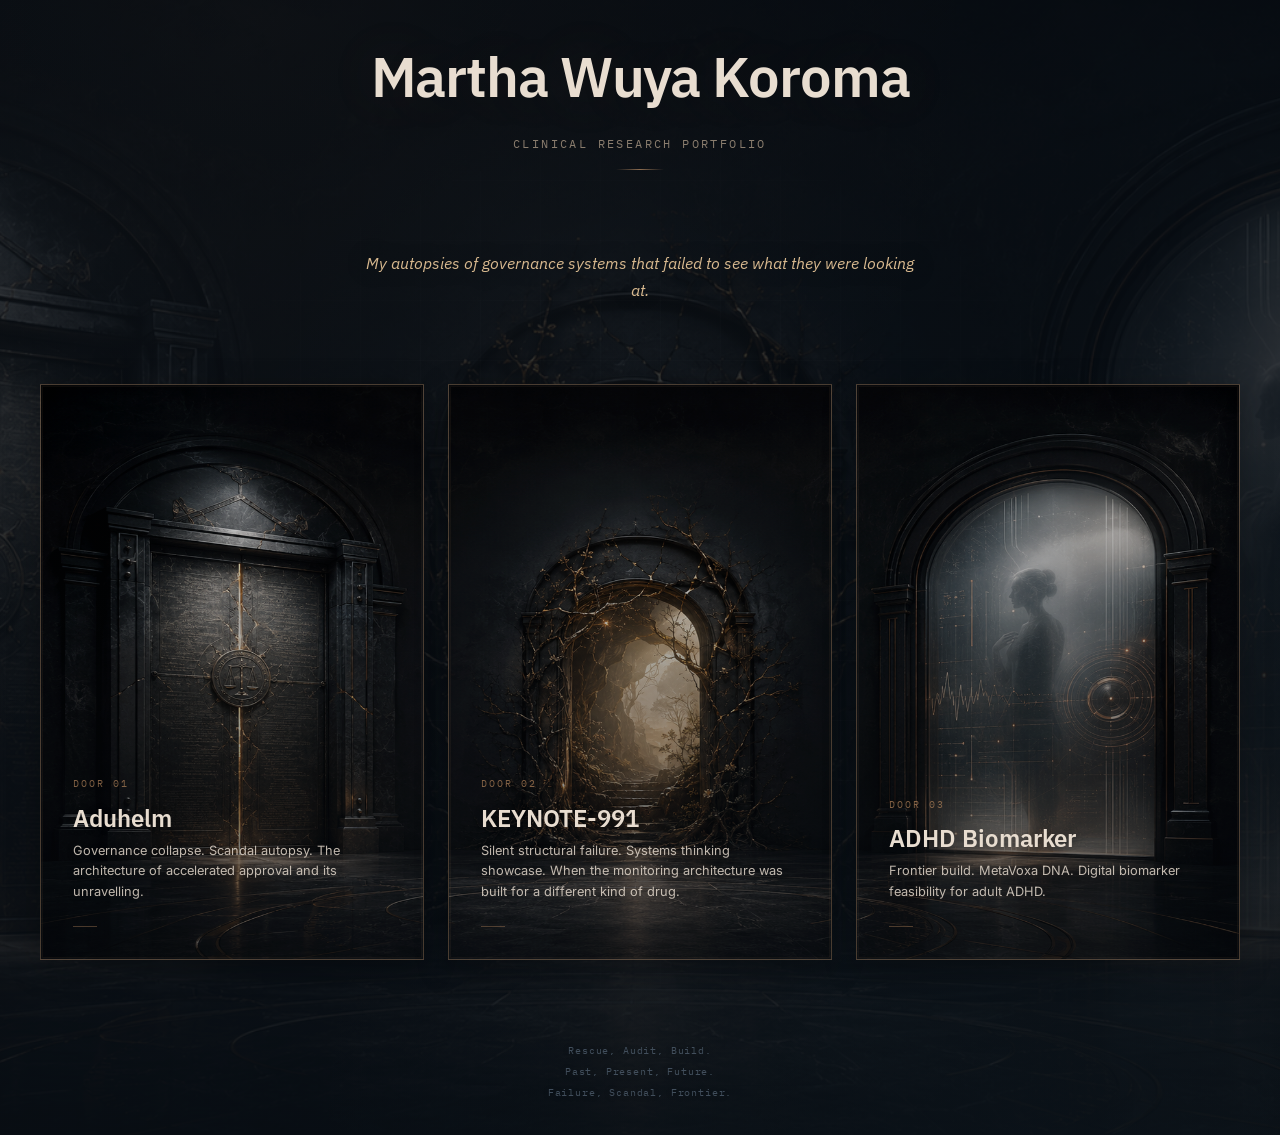
<file: index.html>
<!DOCTYPE html>
<html lang="en" class="no-js">
<head>
  <meta charset="UTF-8" />
  <meta name="viewport" content="width=device-width, initial-scale=1.0" />
  <meta name="description" content="CRA Portfolio: governance autopsies of discontinued oncology trials, with rebuilt monitoring architecture." />
  <title>Martha Wuya Koroma — Clinical Research Portfolio</title>

  <link rel="preconnect" href="https://fonts.googleapis.com" />
  <link rel="preconnect" href="https://fonts.gstatic.com" crossorigin />
  <link href="https://fonts.googleapis.com/css2?family=Inter:wght@300;400;500;600;700&family=IBM+Plex+Sans:ital,wght@0,300;0,400;0,500;0,600;0,700;1,400&family=IBM+Plex+Mono:wght@400;500&display=swap" rel="stylesheet" />

  <style>
    :root {
      --hero-image: url("./metavoxa-3doors-hero.png");

      --bg-deep: #0d1520;
      --bg-surface: #111820;

      --text-cream: #e8ddd0;
      --text-muted: #8a7d6e;
      --text-warm: #d8b98f;
      --text-slate: #5a6b7c;

      --amber-intense: #c4956a;
      --amber-border: rgba(196, 149, 106, 0.35);
      --amber-border-strong: rgba(216, 185, 143, 0.58);
      --amber-glow: rgba(196, 149, 106, 0.16);
      --amber-glow-strong: rgba(196, 149, 106, 0.28);
      --amber-dim: #a97d56;

      --glass-dark: rgba(7, 12, 18, 0.52);
      --glass-deep: rgba(7, 12, 18, 0.82);

      --font-body: "Inter", sans-serif;
      --font-accent: "IBM Plex Sans", sans-serif;
      --font-mono: "IBM Plex Mono", monospace;

      --space-xs: 0.5rem;
      --space-sm: 0.75rem;
      --space-md: 1rem;
      --space-lg: 1.5rem;
      --space-xl: 2rem;
      --space-3xl: 5rem;

      --transition-fast: 150ms ease;
      --transition-base: 300ms ease;
      --transition-slow: 600ms ease;
    }

    * {
      box-sizing: border-box;
      margin: 0;
      padding: 0;
    }

    html {
      scroll-behavior: smooth;
      background: var(--bg-deep);
    }

    body {
      min-height: 100vh;
      font-family: var(--font-body);
      background: var(--bg-deep);
      color: var(--text-cream);
      overflow-x: hidden;
      line-height: 1.6;
    }

    a {
      color: inherit;
      text-decoration: none;
    }

    a:focus-visible {
      outline: 1px solid var(--amber-intense);
      outline-offset: 5px;
    }

    .lobby {
      min-height: 100vh;
      display: flex;
      flex-direction: column;
      justify-content: center;
      align-items: center;
      padding: var(--space-xl);
      position: relative;
      overflow: hidden;
      isolation: isolate;
      background:
        radial-gradient(ellipse at 20% 0%, rgba(196, 149, 106, 0.06) 0%, transparent 50%),
        radial-gradient(ellipse at 80% 100%, rgba(109, 179, 212, 0.05) 0%, transparent 50%),
        linear-gradient(180deg, rgba(8, 14, 20, 0.8) 0%, rgba(8, 14, 20, 0.96) 100%),
        var(--bg-deep);
    }

    .lobby::before {
      content: "";
      position: absolute;
      inset: 0;
      background:
        linear-gradient(180deg, rgba(7, 12, 18, 0.5) 0%, rgba(7, 12, 18, 0.84) 100%),
        var(--hero-image) center center / cover no-repeat;
      transform: scale(1.02);
      opacity: 0.46;
      z-index: 0;
      pointer-events: none;
      animation: breathe 10s ease-in-out infinite;
    }

    .lobby::after {
      content: "";
      position: absolute;
      inset: 0;
      background-image:
        linear-gradient(rgba(255,255,255,0.012) 1px, transparent 1px),
        linear-gradient(90deg, rgba(255,255,255,0.012) 1px, transparent 1px);
      background-size: 60px 60px;
      mask-image: radial-gradient(ellipse at center, black 30%, transparent 75%);
      z-index: 1;
      pointer-events: none;
    }

    @keyframes breathe {
      0%, 100% {
        opacity: 0.4;
        transform: scale(1.02);
      }

      50% {
        opacity: 0.52;
        transform: scale(1.035);
      }
    }

    .lobby-header {
      text-align: center;
      margin-bottom: var(--space-3xl);
      position: relative;
      z-index: 2;
      animation: fadeInDown 1.2s ease forwards;
    }

    .lobby-header h1 {
      font-family: var(--font-accent);
      font-size: clamp(2rem, 5vw, 3.5rem);
      font-weight: 600;
      color: var(--text-cream);
      letter-spacing: -0.02em;
      margin-bottom: var(--space-sm);
      text-shadow: 0 0 60px rgba(196, 149, 106, 0.12);
    }

    .lobby-header .subtitle {
      font-family: var(--font-mono);
      font-size: 0.75rem;
      color: var(--text-muted);
      letter-spacing: 0.2em;
      text-transform: uppercase;
      margin-bottom: var(--space-md);
    }

    .amber-line {
      width: 48px;
      height: 1px;
      background: linear-gradient(90deg, transparent, var(--amber-intense), transparent);
      margin: 0 auto;
      opacity: 0.7;
    }

    .concept-statement {
      font-family: var(--font-accent);
      font-size: clamp(0.85rem, 1.8vw, 1rem);
      font-style: italic;
      color: var(--text-warm);
      text-align: center;
      max-width: 560px;
      margin: 0 auto var(--space-3xl);
      line-height: 1.7;
      position: relative;
      z-index: 2;
      animation: fadeIn 1.4s ease 0.3s both;
      opacity: 0.86;
      text-shadow: 0 0 25px rgba(0,0,0,0.35);
    }

    .doors-container {
      display: grid;
      grid-template-columns: repeat(3, 1fr);
      gap: var(--space-lg);
      max-width: 1200px;
      width: 100%;
      position: relative;
      z-index: 2;
    }

    .door-threshold {
      --mouse-x: 50%;
      --mouse-y: 50%;

      position: relative;
      aspect-ratio: 2 / 3;
      border: 1px solid var(--amber-border);
      display: flex;
      flex-direction: column;
      justify-content: flex-end;
      padding: var(--space-xl);
      cursor: pointer;
      overflow: hidden;
      text-decoration: none;
      opacity: 0;
      transform: translateY(24px);
      background:
        linear-gradient(180deg, rgba(255,255,255,0.03) 0%, rgba(7, 12, 18, 0.26) 30%, rgba(7, 12, 18, 0.82) 100%);
      box-shadow:
        inset 0 1px 0 rgba(255,255,255,0.03),
        0 8px 30px rgba(0, 0, 0, 0.26);
      isolation: isolate;
      transition:
        opacity 800ms ease,
        transform 800ms ease,
        border-color var(--transition-base),
        box-shadow var(--transition-base),
        filter var(--transition-base);
      will-change: transform;
    }

    .door-threshold.is-visible {
      opacity: 1;
      transform: translateY(0);
    }

    .door-threshold::before {
      content: "";
      position: absolute;
      inset: 0;
      background:
        radial-gradient(
          circle at var(--mouse-x) var(--mouse-y),
          rgba(216, 185, 143, 0.16),
          transparent 27%
        ),
        linear-gradient(180deg, rgba(255,255,255,0.03) 0%, transparent 35%, rgba(196, 149, 106, 0.08) 100%);
      opacity: 0;
      z-index: 1;
      pointer-events: none;
      transition: opacity var(--transition-base);
    }

    .door-threshold::after {
      content: "";
      position: absolute;
      inset: 0;
      border: 1px solid rgba(255,255,255,0.02);
      box-shadow: inset 0 0 0 1px rgba(196,149,106,0.06);
      z-index: 5;
      pointer-events: none;
    }

    .door-visual {
      position: absolute;
      inset: 0;
      z-index: 0;
      pointer-events: none;
      overflow: hidden;
      background-repeat: no-repeat;
      background-size: 300% 100%;
      filter: saturate(0.92) brightness(0.9);
      transform: scale(1);
      transition:
        transform 900ms ease,
        filter 600ms ease,
        opacity 600ms ease;
    }

    .door-visual::after {
      content: "";
      position: absolute;
      inset: -20%;
      background:
        linear-gradient(
          115deg,
          transparent 0%,
          transparent 38%,
          rgba(232, 221, 208, 0.08) 48%,
          rgba(196, 149, 106, 0.14) 50%,
          transparent 61%,
          transparent 100%
        );
      transform: translateX(-70%) rotate(0.001deg);
      opacity: 0;
      transition:
        transform 900ms ease,
        opacity 350ms ease;
      mix-blend-mode: screen;
    }

    .door-threshold[data-door="1"] .door-visual {
      background-image:
        linear-gradient(180deg, rgba(7,12,18,0.08) 0%, rgba(7,12,18,0.14) 30%, rgba(7,12,18,0.58) 100%),
        var(--hero-image);
      background-position: left center;
    }

    .door-threshold[data-door="2"] .door-visual {
      background-image:
        linear-gradient(180deg, rgba(7,12,18,0.04) 0%, rgba(7,12,18,0.18) 35%, rgba(7,12,18,0.58) 100%),
        var(--hero-image);
      background-position: center center;
    }

    .door-threshold[data-door="3"] .door-visual {
      background-image:
        linear-gradient(180deg, rgba(7,12,18,0.06) 0%, rgba(7,12,18,0.2) 35%, rgba(7,12,18,0.58) 100%),
        var(--hero-image);
      background-position: right center;
    }

    .door-copy {
      position: relative;
      z-index: 3;
      transform: translateY(0);
      transition: transform var(--transition-base);
    }

    .door-number {
      font-family: var(--font-mono);
      font-size: 0.65rem;
      color: var(--amber-dim);
      letter-spacing: 0.2em;
      text-transform: uppercase;
      margin-bottom: var(--space-sm);
      opacity: 0.75;
      position: relative;
      z-index: 2;
      transition:
        color var(--transition-base),
        opacity var(--transition-base);
    }

    .door-title {
      font-family: var(--font-accent);
      font-size: clamp(1.1rem, 2.2vw, 1.5rem);
      font-weight: 600;
      color: var(--text-cream);
      margin-bottom: var(--space-xs);
      line-height: 1.2;
      position: relative;
      z-index: 2;
      text-shadow: 0 1px 10px rgba(0,0,0,0.24);
      transition:
        color var(--transition-base),
        text-shadow var(--transition-base);
    }

    .door-subtitle {
      font-size: 0.8rem;
      color: var(--text-cream);
      line-height: 1.6;
      margin-bottom: var(--space-lg);
      position: relative;
      z-index: 2;
      opacity: 0.82;
      max-width: 95%;
      text-shadow: 0 1px 14px rgba(0,0,0,0.28);
      transition: opacity var(--transition-base);
    }

    .door-indicator {
      width: 24px;
      height: 1px;
      background: var(--amber-dim);
      opacity: 0.42;
      position: relative;
      z-index: 2;
      transition:
        width var(--transition-base),
        opacity var(--transition-base),
        background var(--transition-base),
        box-shadow var(--transition-base);
    }

    .door-threshold[data-status="active"] {
      border-color: rgba(196, 149, 106, 0.35);
    }

    .doors-container:hover .door-threshold.is-visible {
      filter: brightness(0.82) saturate(0.92);
    }

    .doors-container:hover .door-threshold.is-visible:hover {
      filter: brightness(1) saturate(1);
    }

    .door-threshold:hover,
    .door-threshold:focus-visible {
      transform: translateY(-8px);
      border-color: var(--amber-border-strong);
      box-shadow:
        inset 0 1px 0 rgba(255,255,255,0.06),
        0 18px 60px rgba(0, 0, 0, 0.42),
        0 0 42px rgba(196, 149, 106, 0.09);
    }

    .door-threshold:hover::before,
    .door-threshold:focus-visible::before {
      opacity: 1;
    }

    .door-threshold:hover .door-visual,
    .door-threshold:focus-visible .door-visual {
      transform: scale(1.045);
      filter: saturate(1.03) brightness(0.98) contrast(1.04);
    }

    .door-threshold:hover .door-visual::after,
    .door-threshold:focus-visible .door-visual::after {
      opacity: 1;
      transform: translateX(70%) rotate(0.001deg);
    }

    .door-threshold:hover .door-copy,
    .door-threshold:focus-visible .door-copy {
      transform: translateY(-4px);
    }

    .door-threshold:hover .door-number,
    .door-threshold:focus-visible .door-number {
      color: var(--amber-intense);
      opacity: 1;
    }

    .door-threshold:hover .door-title,
    .door-threshold:focus-visible .door-title {
      color: #f1e4d4;
      text-shadow:
        0 1px 14px rgba(0,0,0,0.36),
        0 0 24px rgba(196,149,106,0.12);
    }

    .door-threshold:hover .door-subtitle,
    .door-threshold:focus-visible .door-subtitle {
      opacity: 0.95;
    }

    .door-threshold:hover .door-indicator,
    .door-threshold:focus-visible .door-indicator {
      width: 64px;
      opacity: 0.95;
      background: var(--amber-intense);
      box-shadow: 0 0 18px rgba(196, 149, 106, 0.28);
    }

    .door-threshold:active {
      transform: translateY(-4px) scale(0.995);
    }

    .lobby-footer {
      margin-top: var(--space-3xl);
      text-align: center;
      position: relative;
      z-index: 2;
      animation: fadeIn 1.8s ease 0.6s both;
    }

    .lobby-footer p {
      font-family: var(--font-mono);
      font-size: 0.65rem;
      color: var(--text-slate);
      letter-spacing: 0.08em;
      line-height: 2;
      opacity: 0.68;
      text-shadow: 0 1px 10px rgba(0,0,0,0.25);
    }

    .meta-link {
      color: var(--amber-dim);
      transition:
        color var(--transition-fast),
        text-shadow var(--transition-fast);
    }

    .meta-link:hover,
    .meta-link:focus-visible {
      color: var(--amber-intense);
      text-shadow: 0 0 12px rgba(196, 149, 106, 0.2);
    }

    @keyframes fadeIn {
      from { opacity: 0; }
      to { opacity: 1; }
    }

    @keyframes fadeInDown {
      from {
        opacity: 0;
        transform: translateY(-24px);
      }

      to {
        opacity: 1;
        transform: translateY(0);
      }
    }

    @media (max-width: 1100px) {
      .doors-container {
        gap: var(--space-md);
      }

      .door-threshold {
        padding: 1.5rem;
      }
    }

    @media (max-width: 768px) {
      html {
        scroll-behavior: auto;
      }

      .lobby {
        min-height: auto;
        padding: 1.5rem 1rem 3rem;
        justify-content: flex-start;
      }

      .lobby::before {
        background-position: center top;
        opacity: 0.28;
        animation: none;
      }

      .lobby-header {
        margin-bottom: 2rem;
      }

      .lobby-header h1 {
        font-size: clamp(1.85rem, 8vw, 2.45rem);
      }

      .lobby-header .subtitle {
        font-size: 0.68rem;
        letter-spacing: 0.18em;
      }

      .concept-statement {
        font-size: 0.9rem;
        margin-bottom: 2rem;
        max-width: 92%;
      }

      .doors-container {
        grid-template-columns: 1fr;
        max-width: 100%;
        gap: 1rem;
      }

      .doors-container:hover .door-threshold.is-visible {
        filter: none;
      }

      .door-threshold {
        aspect-ratio: 16 / 9;
        min-height: 220px;
        padding: 1.15rem;
        transform: translateY(18px);
      }

      .door-threshold.is-visible {
        transform: translateY(0);
      }

      .door-threshold:hover,
      .door-threshold:focus-visible {
        transform: translateY(0);
      }

      .door-threshold:hover .door-copy,
      .door-threshold:focus-visible .door-copy {
        transform: translateY(0);
      }

      .door-visual {
        background-size: 300% 100%;
      }

      .door-threshold:hover .door-visual,
      .door-threshold:focus-visible .door-visual {
        transform: scale(1.015);
      }

      .door-threshold[data-door="1"] .door-visual {
        background-position: left center;
      }

      .door-threshold[data-door="2"] .door-visual {
        background-position: center center;
      }

      .door-threshold[data-door="3"] .door-visual {
        background-position: right center;
      }

      .door-title {
        font-size: 1.2rem;
      }

      .door-number {
        font-size: 0.6rem;
        margin-bottom: 0.55rem;
      }

      .door-subtitle {
        font-size: 0.78rem;
        line-height: 1.5;
        max-width: 100%;
        margin-bottom: 1rem;
      }

      .lobby-footer {
        margin-top: 2rem;
      }
    }

    @media (max-width: 420px) {
      .door-threshold {
        min-height: 210px;
        padding: 1rem;
      }

      .door-title {
        font-size: 1.1rem;
      }

      .door-subtitle {
        font-size: 0.75rem;
      }
    }

    @media (prefers-reduced-motion: reduce) {
      *,
      *::before,
      *::after {
        animation-duration: 0.001ms !important;
        animation-iteration-count: 1 !important;
        scroll-behavior: auto !important;
        transition-duration: 0.001ms !important;
      }

      .lobby::before {
        animation: none;
      }

      .door-threshold,
      .door-threshold:hover,
      .door-threshold:focus-visible {
        transform: none;
      }
    }

    @media print {
      .lobby {
        min-height: auto;
        padding: 2rem;
      }

      .lobby::before,
      .lobby::after {
        display: none;
      }

      .doors-container {
        grid-template-columns: repeat(3, 1fr);
        gap: 1rem;
      }

      .door-threshold {
        border: 1px solid #444;
        page-break-inside: avoid;
        box-shadow: none;
        transform: none;
      }
    }
  </style>

  <base target="_blank" />
</head>

<body>
  <main class="lobby">
    <header class="lobby-header">
      <h1>Martha Wuya Koroma</h1>
      <p class="subtitle">Clinical Research Portfolio</p>
      <div class="amber-line"></div>
    </header>

    <p class="concept-statement">
      My autopsies of governance systems that failed to see what they were looking at.
    </p>

    <section class="doors-container" aria-label="Portfolio case doors">
      <a href="door-1.html" class="door-threshold" data-status="active" data-door="1" aria-label="Open Door 01: Aduhelm">
        <div class="door-visual" aria-hidden="true"></div>

        <div class="door-copy">
          <div class="door-number">Door 01</div>
          <h2 class="door-title">Aduhelm</h2>
          <p class="door-subtitle">
            Governance collapse. Scandal autopsy. The architecture of accelerated approval and its unravelling.
          </p>
          <div class="door-indicator"></div>
        </div>
      </a>

      <a href="door-2.html" class="door-threshold" data-status="active" data-door="2" aria-label="Open Door 02: KEYNOTE-991">
        <div class="door-visual" aria-hidden="true"></div>

        <div class="door-copy">
          <div class="door-number">Door 02</div>
          <h2 class="door-title">KEYNOTE-991</h2>
          <p class="door-subtitle">
            Silent structural failure. Systems thinking showcase. When the monitoring architecture was built for a different kind of drug.
          </p>
          <div class="door-indicator"></div>
        </div>
      </a>

      <a href="door-3.html" class="door-threshold" data-status="active" data-door="3" aria-label="Open Door 03: ADHD Biomarker">
        <div class="door-visual" aria-hidden="true"></div>

        <div class="door-copy">
          <div class="door-number">Door 03</div>
          <h2 class="door-title">ADHD Biomarker</h2>
          <p class="door-subtitle">
            Frontier build. MetaVoxa DNA. Digital biomarker feasibility for adult ADHD.
          </p>
          <div class="door-indicator"></div>
        </div>
      </a>
    </section>

    <footer class="lobby-footer">
      <p>
        Rescue, Audit, Build.<br />
        Past, Present, Future.<br />
        Failure, Scandal, Frontier.<br />
      </p>
    </footer>
  </main>

  <script>
    document.documentElement.classList.remove("no-js");

    function initLobbyDoors() {
      const doors = document.querySelectorAll(".door-threshold");

      doors.forEach((door, index) => {
        setTimeout(() => {
          door.classList.add("is-visible");
        }, 300 + index * 200);
      });
    }

    function initDoorInspectionLight() {
      const doors = document.querySelectorAll(".door-threshold");

      doors.forEach((door) => {
        door.addEventListener("pointermove", (event) => {
          const rect = door.getBoundingClientRect();
          const x = ((event.clientX - rect.left) / rect.width) * 100;
          const y = ((event.clientY - rect.top) / rect.height) * 100;

          door.style.setProperty("--mouse-x", `${x}%`);
          door.style.setProperty("--mouse-y", `${y}%`);
        });

        door.addEventListener("pointerleave", () => {
          door.style.setProperty("--mouse-x", "50%");
          door.style.setProperty("--mouse-y", "50%");
        });
      });
    }

    document.addEventListener("DOMContentLoaded", () => {
      initLobbyDoors();
      initDoorInspectionLight();
    });
  </script>
</body>
</html>
</file>
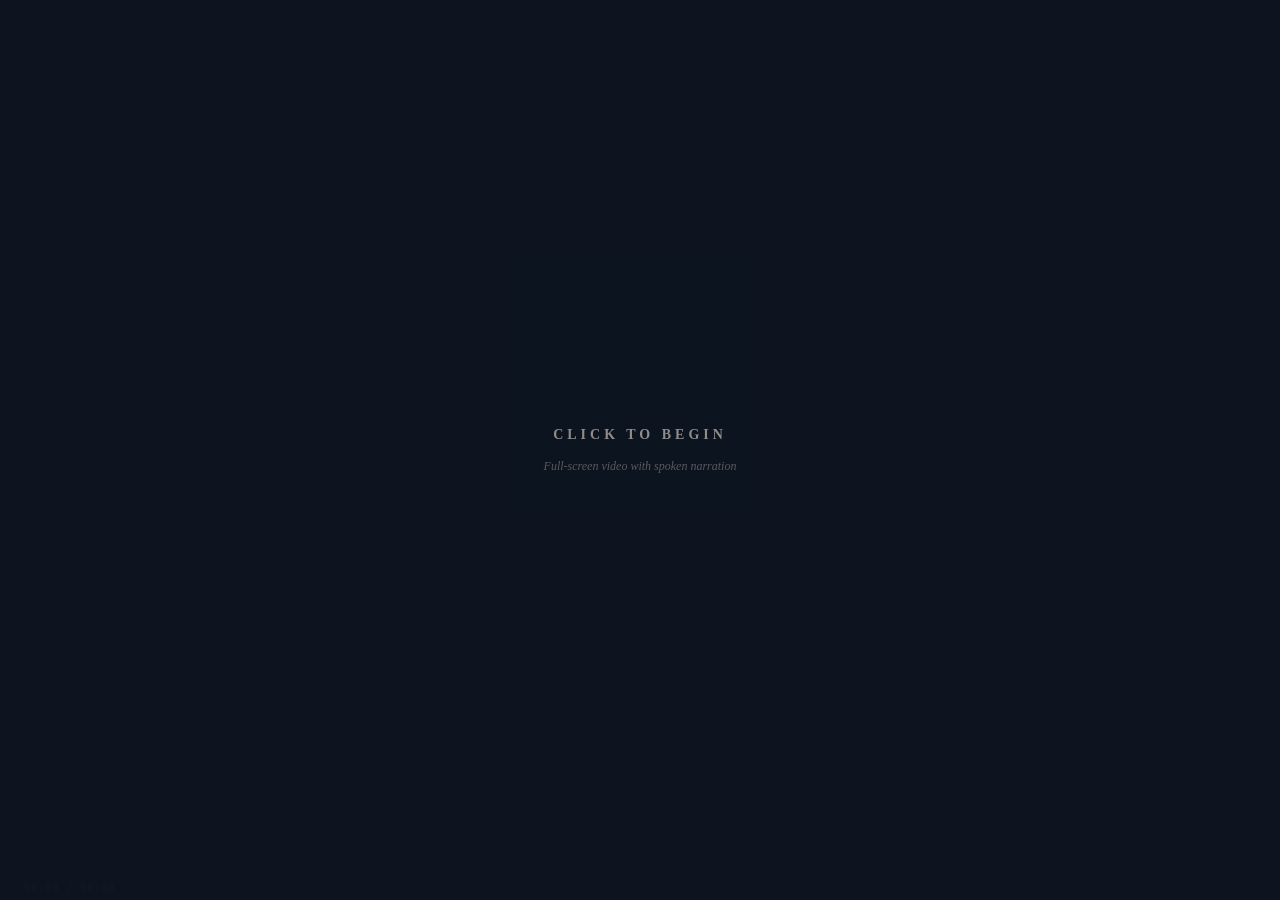
<file: door-1.html>
<!DOCTYPE html>
<html lang="en">
<head>
  <meta charset="UTF-8">
  <meta name="viewport" content="width=device-width, initial-scale=1.0">
  <title>MetaVoxa CRA Portfolio — Door 1: ADUHELM</title>
  <style>
    * { margin: 0; padding: 0; box-sizing: border-box; }
    
    body {
      background: #0d1520;
      color: #e8ddd0;
      font-family: 'Georgia', serif;
      width: 100vw;
      height: 100vh;
      overflow: hidden;
    }

    /* Full-screen video container */
    #video-stage {
      position: fixed;
      top: 0;
      left: 0;
      width: 100vw;
      height: 100vh;
      z-index: 1;
    }

    #video-stage iframe {
      width: 100%;
      height: 100%;
      border: none;
    }

    /* UI overlay — minimal, non-intrusive */
    #ui-layer {
      position: fixed;
      top: 0;
      left: 0;
      width: 100vw;
      height: 100vh;
      z-index: 10;
      pointer-events: none;
      display: flex;
      flex-direction: column;
      justify-content: space-between;
      padding: 24px;
    }

    /* Top: Door identity */
    .door-header {
      opacity: 0;
      transition: opacity 1s ease;
    }
    .door-header.visible {
      opacity: 1;
    }
    .door-header h1 {
      font-size: 11px;
      letter-spacing: 8px;
      text-transform: uppercase;
      color: rgba(232,221,208,0.4);
      font-weight: 400;
    }
    .door-header h2 {
      font-size: 28px;
      font-weight: 400;
      color: #e8ddd0;
      letter-spacing: 4px;
      margin-top: 8px;
    }

    /* Bottom: PDF access + navigation */
    .door-footer {
      display: flex;
      justify-content: space-between;
      align-items: flex-end;
      opacity: 0;
      transition: opacity 1s ease;
    }
    .door-footer.visible {
      opacity: 1;
    }

    .pdf-access {
      pointer-events: auto;
    }
    .pdf-access a {
      color: rgba(232,221,208,0.35);
      text-decoration: none;
      font-size: 10px;
      letter-spacing: 1.5px;
      text-transform: uppercase;
      transition: color 0.6s ease;
    }
    .pdf-access a:hover {
      color: #e8ddd0;
    }

    .door-nav {
      display: flex;
      gap: 20px;
      pointer-events: auto;
    }
    .door-nav a {
      color: rgba(232,221,208,0.35);
      text-decoration: none;
      font-size: 10px;
      letter-spacing: 1.5px;
      text-transform: uppercase;
      transition: color 0.6s ease;
    }
    .door-nav a:hover {
      color: #e8ddd0;
    }

    /* Progress bar */
    #progress-bar {
      position: fixed;
      bottom: 0;
      left: 0;
      height: 2px;
      background: #b87b4f;
      width: 0%;
      transition: width 0.1s linear;
      z-index: 20;
    }

    /* Timer */
    #timer {
      position: fixed;
      bottom: 6px;
      left: 24px;
      font-size: 10px;
      letter-spacing: 1px;
      color: rgba(232,221,208,0.2);
      font-family: 'Courier New', monospace;
      z-index: 20;
    }

    /* Click to start overlay */
    #start-overlay {
      position: fixed;
      inset: 0;
      background: rgba(13,21,32,0.85);
      display: flex;
      flex-direction: column;
      justify-content: center;
      align-items: center;
      z-index: 100;
      cursor: pointer;
      transition: opacity 0.8s ease;
    }
    #start-overlay.hidden {
      opacity: 0;
      pointer-events: none;
    }
    #start-overlay h2 {
      font-size: 14px;
      letter-spacing: 4px;
      text-transform: uppercase;
      color: rgba(232,221,208,0.6);
      margin-bottom: 16px;
    }
    #start-overlay p {
      font-size: 12px;
      color: rgba(232,221,208,0.35);
      font-style: italic;
    }
  </style>
</head>
<body>

  <!-- Video Stage -->
  <div id="video-stage">
    <iframe 
      src="https://player.vimeo.com/video/1200536217?title=0&byline=0&portrait=0&badge=0&autopause=0&player_id=0&app_id=58479&autoplay=0&muted=1&background=1" 
      allow="autoplay; fullscreen; picture-in-picture" 
      referrerpolicy="strict-origin-when-cross-origin">
    </iframe>
  </div>

  <!-- UI Layer -->
  <div id="ui-layer">
    <div class="door-header" id="door-header">
      <h1>Door 01</h1>
      <h2>ADUHELM</h2>
    </div>

    <div class="door-footer" id="door-footer">
      <div class="pdf-access">
        <a href="assets/door-1/ADUHELM-CRA-Portfolio.pdf" target="_blank">View Protocol PDF</a>
      </div>
      <div class="door-nav">
        <a href="door-2.html">Next Door →</a>
      </div>
    </div>
  </div>

  <!-- Progress & Timer -->
  <div id="progress-bar"></div>
  <div id="timer">00:00 / 03:30</div>

  <!-- Start Overlay -->
  <div id="start-overlay" onclick="startPresentation()">
    <h2>Click to Begin</h2>
    <p>Full-screen video with spoken narration</p>
  </div>

  <script>
    const TOTAL_DURATION = 210; // 3:30 for Door 3, adjust per door
    let elapsed = 0;
    let isPlaying = false;
    let animationId;

    const iframe = document.querySelector('#video-stage iframe');
    const progressBar = document.getElementById('progress-bar');
    const timer = document.getElementById('timer');
    const doorHeader = document.getElementById('door-header');
    const doorFooter = document.getElementById('door-footer');
    const startOverlay = document.getElementById('start-overlay');

    function startPresentation() {
      startOverlay.classList.add('hidden');
      
      // Request fullscreen
      if (document.documentElement.requestFullscreen) {
        document.documentElement.requestFullscreen();
      }

      // Show UI elements
      setTimeout(() => {
        doorHeader.classList.add('visible');
        doorFooter.classList.add('visible');
      }, 500);

      // Start video
      // Vimeo autoplay via postMessage (requires Froogaloop or Vimeo API)
      // For simplicity, reload with autoplay=1
      iframe.src = iframe.src.replace('autoplay=0', 'autoplay=1');

      isPlaying = true;
      animate();
    }

    function animate() {
      if (!isPlaying) return;

      elapsed += 0.1; // Approximate, replace with actual video time
      if (elapsed > TOTAL_DURATION) {
        elapsed = TOTAL_DURATION;
        isPlaying = false;
      }

      // Update progress
      const pct = (elapsed / TOTAL_DURATION) * 100;
      progressBar.style.width = pct + '%';

      // Update timer
      const mins = Math.floor(elapsed / 60);
      const secs = Math.floor(elapsed % 60);
      timer.textContent = `${String(mins).padStart(2,'0')}:${String(secs).padStart(2,'0')} / 03:30`;

      // Fade out header after 10 seconds
      if (elapsed > 10) {
        doorHeader.classList.remove('visible');
      }

      animationId = requestAnimationFrame(animate);
    }

    // Keyboard controls
    document.addEventListener('keydown', (e) => {
      if (e.code === 'Space') {
        e.preventDefault();
        isPlaying = !isPlaying;
        if (isPlaying) animate();
      }
      if (e.code === 'ArrowRight') {
        // Skip forward 10s (not precise without video API)
        elapsed = Math.min(elapsed + 10, TOTAL_DURATION);
      }
      if (e.code === 'ArrowLeft') {
        elapsed = Math.max(elapsed - 10, 0);
      }
      if (e.code === 'KeyR') {
        elapsed = 0;
        isPlaying = false;
        iframe.src = iframe.src.replace('autoplay=1', 'autoplay=0');
        startOverlay.classList.remove('hidden');
        doorHeader.classList.remove('visible');
        doorFooter.classList.remove('visible');
        progressBar.style.width = '0%';
      }
    });

    // Exit fullscreen handler
    document.addEventListener('fullscreenchange', () => {
      if (!document.fullscreenElement) {
        // Optional: pause when exiting fullscreen
        isPlaying = false;
      }
    });
  </script>
</body>
</html>
</file>
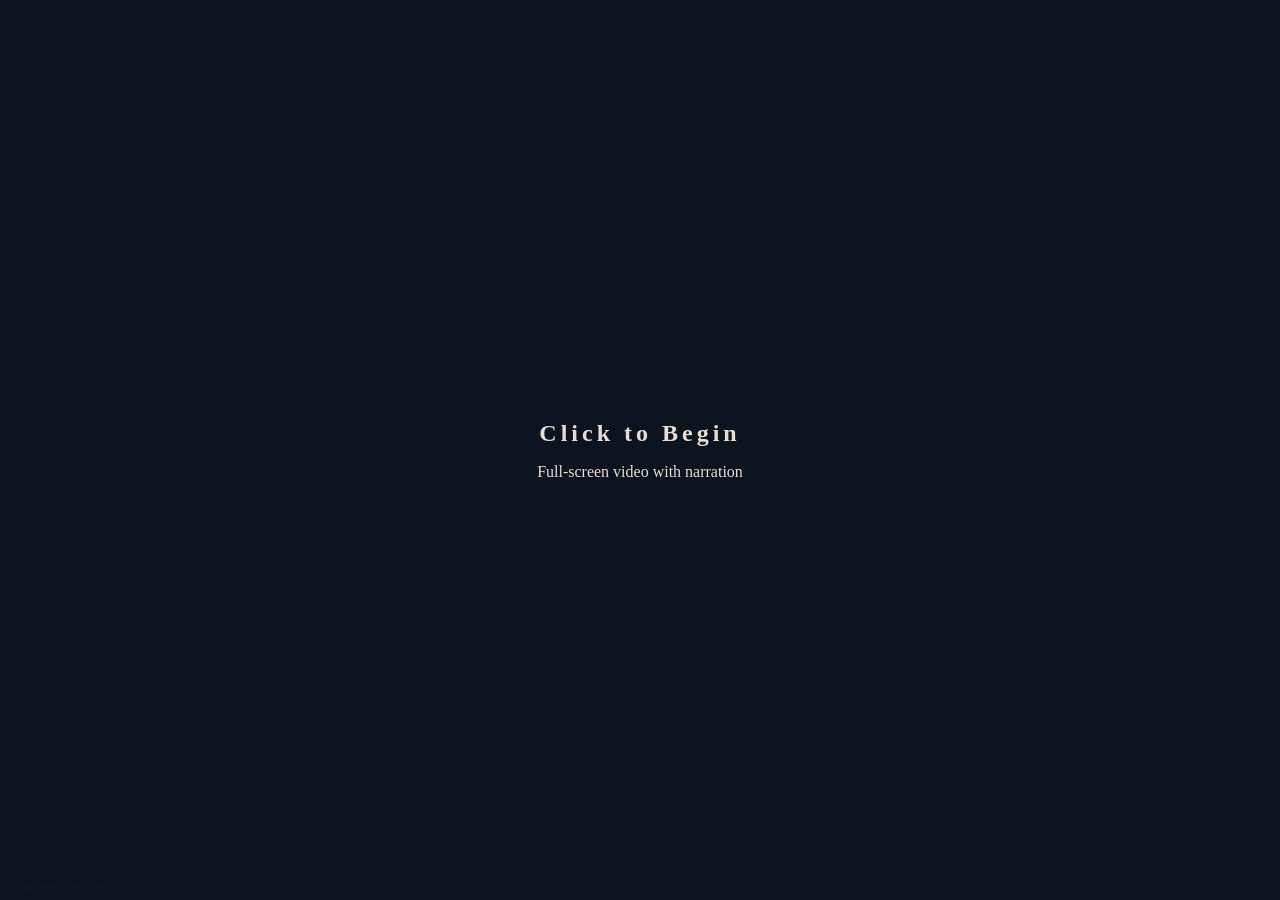
<file: door-2.html>
<!DOCTYPE html>
<html lang="en">
<head>
  <meta charset="UTF-8">
  <meta name="viewport" content="width=device-width, initial-scale=1.0">
  <title>MetaVoxa CRA Portfolio — Door 2: KEYNOTE-991</title>

  <style>
    * { margin: 0; padding: 0; box-sizing: border-box; }

    body {
      background: #0d1520;
      color: #e8ddd0;
      font-family: 'Georgia', serif;
      width: 100vw;
      height: 100vh;
      overflow: hidden;
    }

    #video-stage {
      position: fixed;
      inset: 0;
      z-index: 1;
    }

    #video-stage iframe {
      width: 100%;
      height: 100%;
      border: none;
    }

    #ui-layer {
      position: fixed;
      inset: 0;
      z-index: 10;
      pointer-events: none;
      display: flex;
      flex-direction: column;
      justify-content: space-between;
      padding: 24px;
    }

    .door-header,
    .door-footer {
      opacity: 0;
      transition: opacity 1s ease;
    }

    .visible {
      opacity: 1;
    }

    .door-header h1 {
      font-size: 11px;
      letter-spacing: 8px;
      text-transform: uppercase;
      color: rgba(232,221,208,0.4);
    }

    .door-header h2 {
      font-size: 28px;
      letter-spacing: 4px;
      margin-top: 8px;
    }

    .door-footer {
      display: flex;
      justify-content: space-between;
      align-items: flex-end;
    }

    .pdf-access,
    .door-nav {
      pointer-events: auto;
    }

    .pdf-access a,
    .door-nav a {
      color: rgba(232,221,208,0.35);
      text-decoration: none;
      font-size: 10px;
      letter-spacing: 1.5px;
      text-transform: uppercase;
      transition: color 0.6s ease;
    }

    .pdf-access a:hover,
    .door-nav a:hover {
      color: #e8ddd0;
    }

    #progress-bar {
      position: fixed;
      bottom: 0;
      left: 0;
      height: 2px;
      background: #b87b4f;
      width: 0%;
      z-index: 20;
    }

    #timer {
      position: fixed;
      bottom: 6px;
      left: 24px;
      font-size: 10px;
      color: rgba(232,221,208,0.2);
      font-family: monospace;
      z-index: 20;
    }

    #start-overlay {
      position: fixed;
      inset: 0;
      background: rgba(13,21,32,0.85);
      display: flex;
      flex-direction: column;
      justify-content: center;
      align-items: center;
      z-index: 100;
      cursor: pointer;
      transition: opacity 0.8s ease;
    }

    #start-overlay.hidden {
      opacity: 0;
      pointer-events: none;
    }

    #start-overlay h2 {
      letter-spacing: 4px;
      margin-bottom: 16px;
    }
  </style>
</head>

<body>

  <!-- VIDEO -->
  <div id="video-stage">
    <iframe 
      id="vimeo-player"
      src="https://player.vimeo.com/video/1200536405?title=0&byline=0&portrait=0&autoplay=0&muted=1"
      allow="autoplay; fullscreen; picture-in-picture"
      allowfullscreen>
    </iframe>
  </div>

  <!-- UI -->
  <div id="ui-layer">
    <div class="door-header" id="door-header">
      <h1>Door 02</h1>
      <h2>KEYNOTE-991</h2>
    </div>

    <div class="door-footer" id="door-footer">
      <div class="pdf-access">
        <a href="assets/door-2/keynote-991-protocol.pdf" target="_blank">View Protocol PDF</a>
      </div>
      <div class="door-nav">
        <a href="door-3.html">Next Door →</a>
      </div>
    </div>
  </div>

  <div id="progress-bar"></div>
  <div id="timer">00:00 / 03:30</div>

  <!-- START OVERLAY -->
  <div id="start-overlay" onclick="startPresentation()">
    <h2>Click to Begin</h2>
    <p>Full-screen video with narration</p>
  </div>

  <script>
    const TOTAL_DURATION = 210;
    let elapsed = 0;
    let isPlaying = false;

    const player = document.getElementById('vimeo-player');
    const progressBar = document.getElementById('progress-bar');
    const timer = document.getElementById('timer');
    const doorHeader = document.getElementById('door-header');
    const doorFooter = document.getElementById('door-footer');
    const startOverlay = document.getElementById('start-overlay');

    function startPresentation() {
      startOverlay.classList.add('hidden');

      if (document.documentElement.requestFullscreen) {
        document.documentElement.requestFullscreen();
      }

      setTimeout(() => {
        doorHeader.classList.add('visible');
        doorFooter.classList.add('visible');
      }, 500);

      // 🔥 START VIDEO
      player.src = player.src.replace('autoplay=0', 'autoplay=1');

      isPlaying = true;
      animate();
    }

    function animate() {
      if (!isPlaying) return;

      elapsed += 0.1;

      if (elapsed > TOTAL_DURATION) {
        elapsed = TOTAL_DURATION;
        isPlaying = false;
      }

      progressBar.style.width = (elapsed / TOTAL_DURATION) * 100 + '%';

      const mins = Math.floor(elapsed / 60);
      const secs = Math.floor(elapsed % 60);

      timer.textContent = 
        `${String(mins).padStart(2,'0')}:${String(secs).padStart(2,'0')} / 03:30`;

      if (elapsed > 10) {
        doorHeader.classList.remove('visible');
      }

      requestAnimationFrame(animate);
    }
  </script>

</body>
</html>
</file>
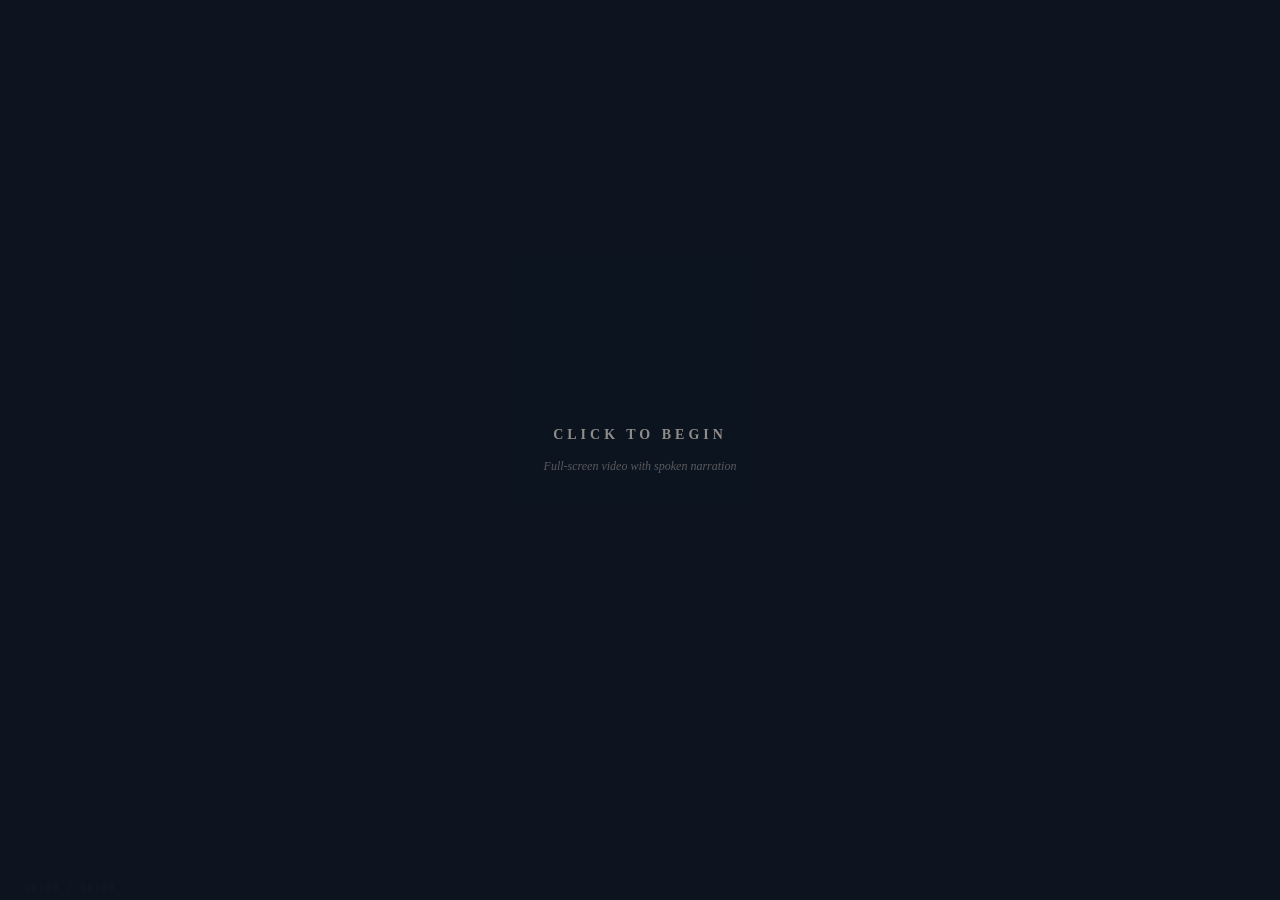
<file: door-3.html>
<!DOCTYPE html>
<html lang="en">
<head>
  <meta charset="UTF-8">
  <meta name="viewport" content="width=device-width, initial-scale=1.0">
  <title>MetaVoxa CRA Portfolio — Door 3: ADHD Biomarker</title>
  <style>
    * { margin: 0; padding: 0; box-sizing: border-box; }
    
    body {
      background: #0d1520;
      color: #e8ddd0;
      font-family: 'Georgia', serif;
      width: 100vw;
      height: 100vh;
      overflow: hidden;
    }

    #video-stage {
      position: fixed;
      top: 0;
      left: 0;
      width: 100vw;
      height: 100vh;
      z-index: 1;
    }

    #video-stage iframe {
      width: 100%;
      height: 100%;
      border: none;
    }

    #ui-layer {
      position: fixed;
      top: 0;
      left: 0;
      width: 100vw;
      height: 100vh;
      z-index: 10;
      pointer-events: none;
      display: flex;
      flex-direction: column;
      justify-content: space-between;
      padding: 24px;
    }

    .door-header {
      opacity: 0;
      transition: opacity 1s ease;
    }
    .door-header.visible { opacity: 1; }
    .door-header h1 {
      font-size: 11px;
      letter-spacing: 8px;
      text-transform: uppercase;
      color: rgba(232,221,208,0.4);
      font-weight: 400;
    }
    .door-header h2 {
      font-size: 28px;
      font-weight: 400;
      color: #e8ddd0;
      letter-spacing: 4px;
      margin-top: 8px;
    }

    .door-footer {
      display: flex;
      justify-content: space-between;
      align-items: flex-end;
      opacity: 0;
      transition: opacity 1s ease;
    }
    .door-footer.visible { opacity: 1; }

    .pdf-access { pointer-events: auto; }
    .pdf-access a {
      color: rgba(232,221,208,0.35);
      text-decoration: none;
      font-size: 10px;
      letter-spacing: 1.5px;
      text-transform: uppercase;
      transition: color 0.6s ease;
    }
    .pdf-access a:hover { color: #e8ddd0; }

    .door-nav {
      display: flex;
      gap: 20px;
      pointer-events: auto;
    }
    .door-nav a {
      color: rgba(232,221,208,0.35);
      text-decoration: none;
      font-size: 10px;
      letter-spacing: 1.5px;
      text-transform: uppercase;
      transition: color 0.6s ease;
    }
    .door-nav a:hover { color: #e8ddd0; }

    #progress-bar {
      position: fixed;
      bottom: 0;
      left: 0;
      height: 2px;
      background: #b87b4f;
      width: 0%;
      transition: width 0.1s linear;
      z-index: 20;
    }

    #timer {
      position: fixed;
      bottom: 6px;
      left: 24px;
      font-size: 10px;
      letter-spacing: 1px;
      color: rgba(232,221,208,0.2);
      font-family: 'Courier New', monospace;
      z-index: 20;
    }

    #start-overlay {
      position: fixed;
      inset: 0;
      background: rgba(13,21,32,0.85);
      display: flex;
      flex-direction: column;
      justify-content: center;
      align-items: center;
      z-index: 100;
      cursor: pointer;
      transition: opacity 0.8s ease;
    }
    #start-overlay.hidden {
      opacity: 0;
      pointer-events: none;
    }
    #start-overlay h2 {
      font-size: 14px;
      letter-spacing: 4px;
      text-transform: uppercase;
      color: rgba(232,221,208,0.6);
      margin-bottom: 16px;
    }
    #start-overlay p {
      font-size: 12px;
      color: rgba(232,221,208,0.35);
      font-style: italic;
    }
  </style>
</head>
<body>

  <!-- Video Stage -->
  <div id="video-stage">
    <iframe
      src="https://player.vimeo.com/video/1201268648?title=0&byline=0&portrait=0&badge=0&autopause=0&player_id=0&app_id=58479&autoplay=0&muted=1&background=1"
      allow="autoplay; fullscreen; picture-in-picture"
      referrerpolicy="strict-origin-when-cross-origin">
    </iframe>
  </div>

  <!-- UI Layer -->
  <div id="ui-layer">
    <div class="door-header" id="door-header">
      <h1>Door 03</h1>
      <h2>ADHD BIOMARKER</h2>
    </div>

    <div class="door-footer" id="door-footer">
      <div class="pdf-access">
        <!-- REPLACE adhd-biomarker-protocol.pdf WITH YOUR ACTUAL PDF FILENAME -->
        <a href="assets/door-3/adhd-biomarker-protocol.pdf" target="_blank">View Protocol PDF</a>
      </div>
      <div class="door-nav">
        <a href="door-2.html">← Previous Door</a>
        <a href="index.html">Lobby</a>
      </div>
    </div>
  </div>

  <div id="progress-bar"></div>
  <div id="timer">00:00 / 05:00</div>

  <div id="start-overlay" onclick="startPresentation()">
    <h2>Click to Begin</h2>
    <p>Full-screen video with spoken narration</p>
  </div>

  <script>
    const TOTAL_DURATION = 300;
    let elapsed = 0;
    let isPlaying = false;

    const iframe = document.querySelector('#video-stage iframe');
    const progressBar = document.getElementById('progress-bar');
    const timer = document.getElementById('timer');
    const doorHeader = document.getElementById('door-header');
    const doorFooter = document.getElementById('door-footer');
    const startOverlay = document.getElementById('start-overlay');

    function startPresentation() {
      startOverlay.classList.add('hidden');
      if (document.documentElement.requestFullscreen) {
        document.documentElement.requestFullscreen();
      }
      setTimeout(() => {
        doorHeader.classList.add('visible');
        doorFooter.classList.add('visible');
      }, 500);
      iframe.src = iframe.src.replace('autoplay=0', 'autoplay=1');
      isPlaying = true;
      animate();
    }

    function animate() {
      if (!isPlaying) return;
      elapsed += 0.1;
      if (elapsed > TOTAL_DURATION) {
        elapsed = TOTAL_DURATION;
        isPlaying = false;
      }
      const pct = (elapsed / TOTAL_DURATION) * 100;
      progressBar.style.width = pct + '%';
      const mins = Math.floor(elapsed / 60);
      const secs = Math.floor(elapsed % 60);
      timer.textContent = `${String(mins).padStart(2,'0')}:${String(secs).padStart(2,'0')} / 05:00`;
      if (elapsed > 10) doorHeader.classList.remove('visible');
      requestAnimationFrame(animate);
    }

    document.addEventListener('keydown', (e) => {
      if (e.code === 'Space') {
        e.preventDefault();
        isPlaying = !isPlaying;
        if (isPlaying) animate();
      }
      if (e.code === 'ArrowRight') elapsed = Math.min(elapsed + 10, TOTAL_DURATION);
      if (e.code === 'ArrowLeft') elapsed = Math.max(elapsed - 10, 0);
      if (e.code === 'KeyR') {
        elapsed = 0;
        isPlaying = false;
        iframe.src = iframe.src.replace('autoplay=1', 'autoplay=0');
        startOverlay.classList.remove('hidden');
        doorHeader.classList.remove('visible');
        doorFooter.classList.remove('visible');
        progressBar.style.width = '0%';
      }
    });

    document.addEventListener('fullscreenchange', () => {
      if (!document.fullscreenElement) isPlaying = false;
    });
  </script>
</body>
</html>
</file>
